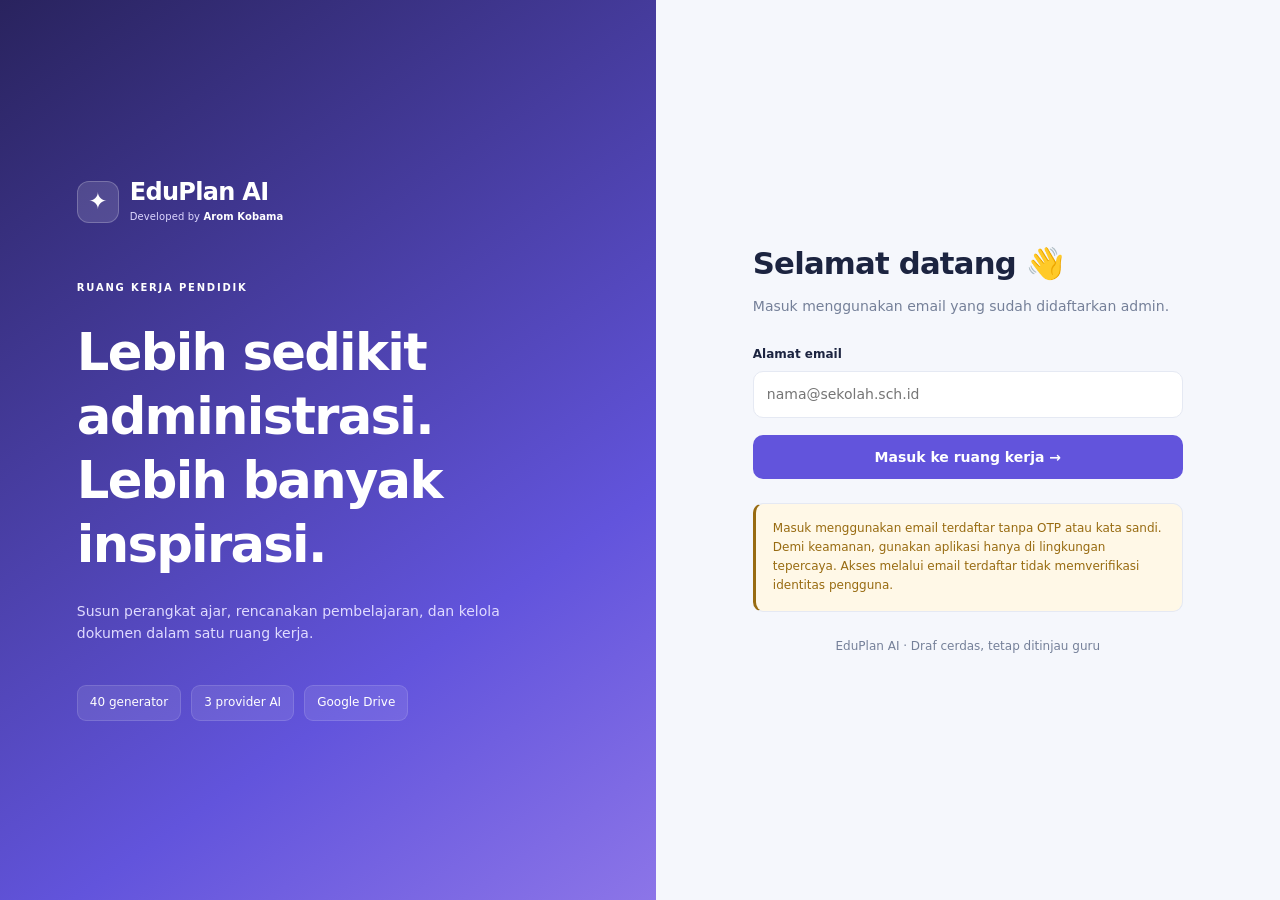
<file: index.html>
<!doctype html>
<html lang="id">
<head>
  <meta charset="utf-8">
  <meta name="viewport" content="width=device-width, initial-scale=1">
  <meta name="theme-color" content="#6254dc">
  <meta name="description" content="EduPlan AI — ruang kerja perangkat ajar guru.">
  <meta name="referrer" content="strict-origin-when-cross-origin">
  
  
 
  <title>EduPlan AI | Ruang Kerja Guru</title>
  
  
  
<!-- =====================================================
     PRATINJAU TAUTAN — WHATSAPP DAN MEDIA SOSIAL
     ===================================================== -->

<!-- Identitas situs -->
<meta property="og:locale" content="id_ID">
<meta property="og:type" content="website">
<meta property="og:site_name" content="EduPlan AI">

<!-- Judul dan deskripsi -->
<meta property="og:title" content="EduPlan AI | Ruang Kerja Guru">
<meta
  property="og:description"
  content="Lebih sedikit administrasi, lebih banyak inspirasi. Susun draf perangkat ajar, rencanakan pembelajaran, dan kelola dokumen dalam satu ruang kerja."
>

<!-- URL halaman: disesuaikan dengan domain kustom baru -->
<meta property="og:url" content="https://eduplan.moljeh.web.id/">

<!-- Gambar pratinjau: pastikan merujuk ke domain baru -->
<meta property="og:image" content="https://eduplan.moljeh.web.id/asset/logo.png">
<meta property="og:image:type" content="image/png">
<meta property="og:image:alt" content="Logo EduPlan AI">

<!-- =====================================================
     KARTU BERBAGI — X / TWITTER
     ===================================================== -->

<meta name="twitter:card" content="summary_large_image">
<meta name="twitter:title" content="EduPlan AI | Ruang Kerja Guru">
<meta
  name="twitter:description"
  content="Susun draf perangkat ajar, rencanakan pembelajaran, dan kelola dokumen dalam satu ruang kerja."
>
<!-- Gambar pratinjau Twitter: pastikan merujuk ke domain baru -->
<meta name="twitter:image" content="https://eduplan.moljeh.web.id/asset/logo.png">
<meta name="twitter:image:alt" content="Logo EduPlan AI">

<title>EduPlan AI | Ruang Kerja Guru</title>

<!-- Favicon dari folder asset -->
<link rel="icon" type="image/png" href="./asset/logo.png">



<link rel="manifest" href="./manifest.webmanifest">
  <link rel="apple-touch-icon" href="./asset/icon-192.png">

  <link rel="stylesheet" href="./style.css">
  <script src="./app.js" defer></script>
  <script src="./pwa.js" defer></script>
  <link rel="stylesheet" href="./pwa-banner.css">
</head>

<body>
  <a class="skip-link" href="#content">Lewati ke konten</a>
  <div id="app"></div>
  <div id="toast" class="toast" role="status" aria-live="polite" hidden></div>
  <div id="loading" class="loading" role="status" aria-live="polite" hidden>
    <div class="loading-card">
      <div class="spinner" aria-hidden="true"></div>
      <p id="loading-message">Memproses...</p>
      <small class="muted">Mohon tunggu dan jangan mengirim ulang permintaan.</small>
    </div>
  </div>
  <noscript>
    <div class="notice">Aktifkan JavaScript untuk menggunakan EduPlan AI.</div>
  </noscript>
</body>
</html>
</file>
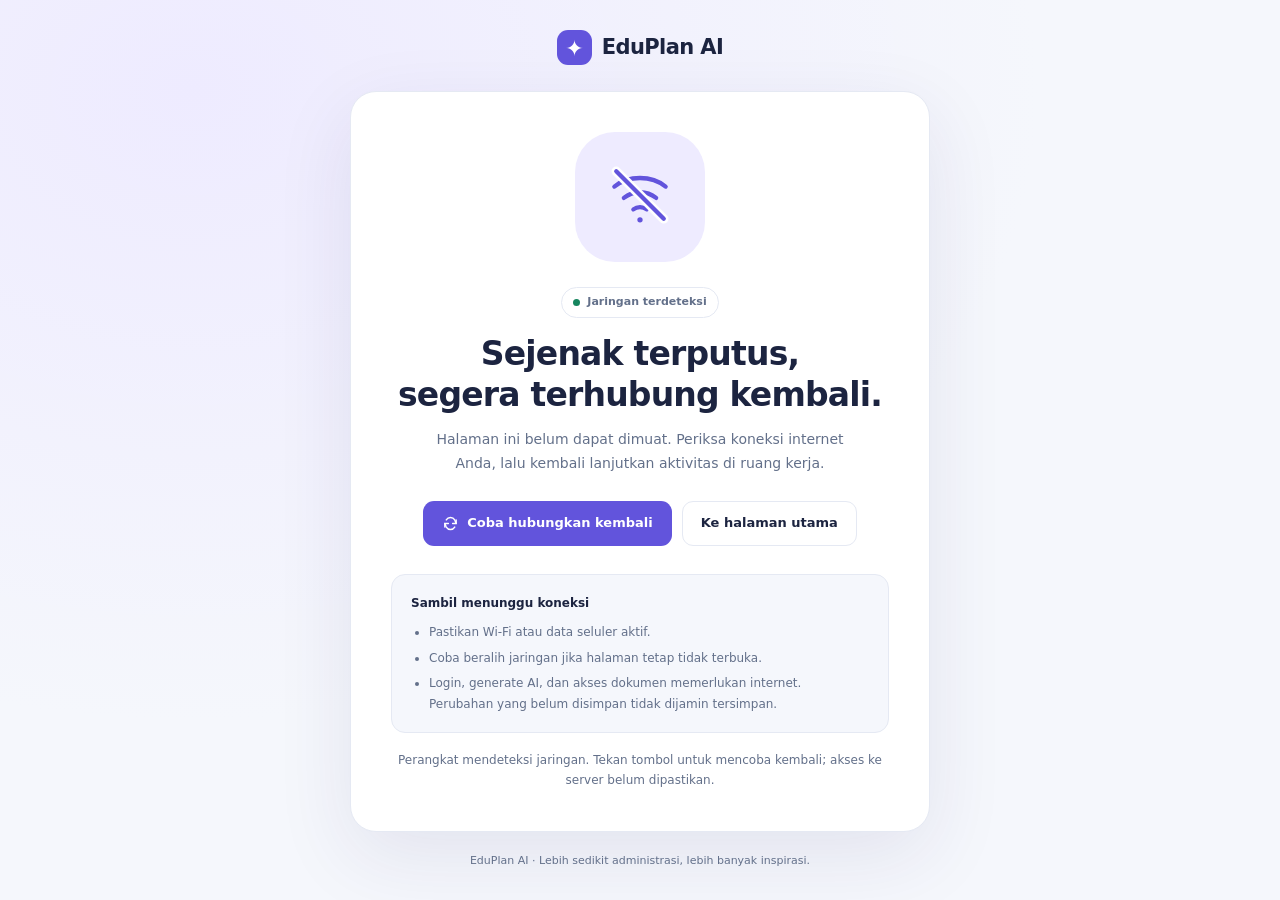
<file: offline.html>
<!doctype html>
<html lang="id">
<head>
  <meta charset="utf-8">
  <meta name="viewport" content="width=device-width, initial-scale=1">
  <meta name="theme-color" content="#6254dc">
  <title>Koneksi terputus | EduPlan AI</title>
  
  
  <!-- Favicon dari folder asset -->
<link rel="icon" type="image/png" href="./asset/logo.png">
  
  
  
  <!-- Semua aset halaman ini tertanam agar tetap tampil tanpa internet. -->
  <script>
    try {
      document.documentElement.dataset.theme = localStorage.getItem('eduplan-theme') || 'light';
    } catch (_) {}
  </script>
  <style>
    :root { color-scheme:light; --bg:#f5f7fc; --surface:#fff; --text:#1c2440; --muted:#63708a; --line:#e5e9f3; --primary:#6254dc; --soft:#eeebff; --shadow:0 24px 80px rgba(45,38,105,.09); }
    [data-theme="dark"] { color-scheme:dark; --bg:#101523; --surface:#1a2134; --text:#edf0ff; --muted:#a0abc4; --line:#303a52; --primary:#a598ff; --soft:#322c53; --shadow:0 24px 80px rgba(0,0,0,.2); }
    * { box-sizing:border-box; }
    body { margin:0; min-height:100vh; min-height:100svh; display:grid; place-items:center; padding:28px 20px; background:radial-gradient(ellipse at 15% 10%,var(--soft),transparent 55%),var(--bg); color:var(--text); font:14px/1.7 system-ui,-apple-system,BlinkMacSystemFont,"Segoe UI",sans-serif; }
    .page { width:100%; max-width:580px; }
    .brand { display:flex; align-items:center; justify-content:center; gap:10px; margin-bottom:26px; font-size:21px; font-weight:800; letter-spacing:-.6px; }
    .brand-mark { display:grid; place-items:center; width:35px; height:35px; border-radius:11px; background:#6254dc; color:#fff; font-size:22px; }
    .card { padding:40px; border:1px solid var(--line); border-radius:26px; background:var(--surface); box-shadow:var(--shadow); text-align:center; }
    .illustration { position:relative; display:grid; place-items:center; width:130px; height:130px; margin:0 auto 25px; border-radius:40px; background:var(--soft); color:var(--primary); }
    .illustration svg { width:76px; height:76px; }
    .status { display:inline-flex; align-items:center; justify-content:center; gap:7px; margin-bottom:15px; padding:5px 11px; border:1px solid var(--line); border-radius:99px; color:var(--muted); font-size:11px; font-weight:650; }
    .dot { width:7px; height:7px; border-radius:50%; background:#b98326; }
    .status[data-online="true"] .dot { background:#16855e; }
    h1 { margin:0 0 13px; font-size:clamp(25px,5vw,33px); line-height:1.25; letter-spacing:-.8px; }
    .intro { max-width:410px; margin:0 auto 25px; color:var(--muted); font-size:14px; }
    .actions { display:flex; flex-wrap:wrap; align-items:center; justify-content:center; gap:10px; }
    .btn { display:inline-flex; align-items:center; justify-content:center; gap:8px; min-height:45px; padding:11px 18px; border:1px solid var(--line); border-radius:11px; color:var(--text); background:var(--surface); font:650 13px/1.4 system-ui,sans-serif; text-decoration:none; cursor:pointer; }
    .btn-primary { border-color:transparent; background:var(--primary); color:#fff; }
    [data-theme="dark"] .btn-primary { color:#1c183a; }
    .btn svg { width:17px; height:17px; }
    .btn:hover { filter:brightness(.97); }
    :focus-visible { outline:3px solid var(--primary); outline-offset:4px; }
    .tips { margin-top:28px; padding:18px 19px; border:1px solid var(--line); border-radius:14px; background:var(--bg); text-align:left; }
    .tips h2 { margin:0 0 9px; font-size:12px; font-weight:750; }
    .tips ul { margin:0; padding-left:18px; color:var(--muted); font-size:12px; }
    .tips li + li { margin-top:5px; }
    .connection { margin:17px 0 0; color:var(--muted); font-size:12px; }
    .footer { margin:20px 0 0; color:var(--muted); font-size:11px; text-align:center; }
    @media(max-width:480px) { body { padding:24px 16px; } .card { padding:29px 22px; border-radius:21px; } .illustration { width:110px; height:110px; border-radius:32px; } .actions { flex-direction:column; } .btn { width:100%; } }
  </style>
</head>
<body>
  <div class="page">
    <header class="brand" aria-label="EduPlan AI"><span class="brand-mark" aria-hidden="true">✦</span><span>EduPlan AI</span></header>
    <main class="card">
      <div class="illustration" aria-hidden="true">
        <svg viewBox="0 0 80 80" fill="none" stroke="currentColor" stroke-width="4.5" stroke-linecap="round" stroke-linejoin="round">
          <path d="M13 29c15-12 39-12 54 0M23 41c10-8 24-8 34 0M33 53c4-3 10-3 14 0"/>
          <circle cx="40" cy="64" r="2.8" fill="currentColor" stroke="none"/>
          <path d="m15 13 50 50" stroke="var(--surface)" stroke-width="10"/>
          <path d="m15 13 50 50"/>
        </svg>
      </div>
      <div class="status" id="status"><span class="dot" aria-hidden="true"></span><span id="status-label">Halaman offline</span></div>
      <h1>Sejenak terputus,<br>segera terhubung kembali.</h1>
      <p class="intro">Halaman ini belum dapat dimuat. Periksa koneksi internet Anda, lalu kembali lanjutkan aktivitas di ruang kerja.</p>
      <div class="actions">
        <button class="btn btn-primary" id="retry" type="button">
          <svg viewBox="0 0 24 24" fill="none" stroke="currentColor" stroke-width="2" stroke-linecap="round" stroke-linejoin="round" aria-hidden="true"><path d="M20 7v5h-5M4 17v-5h5"/><path d="M6 7a7 7 0 0 1 12 0l2 5M4 12l2 5a7 7 0 0 0 12 0"/></svg>
          Coba hubungkan kembali
        </button>
        <a class="btn" href="./">Ke halaman utama</a>
      </div>
      <section class="tips" aria-labelledby="tips-title">
        <h2 id="tips-title">Sambil menunggu koneksi</h2>
        <ul>
          <li>Pastikan Wi-Fi atau data seluler aktif.</li>
          <li>Coba beralih jaringan jika halaman tetap tidak terbuka.</li>
          <li>Login, generate AI, dan akses dokumen memerlukan internet. Perubahan yang belum disimpan tidak dijamin tersimpan.</li>
        </ul>
      </section>
      <p class="connection" id="connection" role="status" aria-live="polite">Periksa koneksi, lalu tekan tombol di atas.</p>
    </main>
    <footer class="footer">EduPlan AI · Lebih sedikit administrasi, lebih banyak inspirasi.</footer>
  </div>
  <script>
    (() => {
      const status = document.getElementById('status');
      const label = document.getElementById('status-label');
      const connection = document.getElementById('connection');
      function updateConnection() {
        const online = navigator.onLine;
        status.dataset.online = String(online);
        label.textContent = online ? 'Jaringan terdeteksi' : 'Perangkat sedang offline';
        connection.textContent = online
          ? 'Perangkat mendeteksi jaringan. Tekan tombol untuk mencoba kembali; akses ke server belum dipastikan.'
          : 'Belum ada jaringan yang terdeteksi. Aktifkan Wi-Fi atau data seluler.';
      }
      document.getElementById('retry').addEventListener('click', () => window.location.reload());
      window.addEventListener('online', updateConnection);
      window.addEventListener('offline', updateConnection);
      updateConnection();
    })();
  </script>
</body>
</html>
</file>
<file: style.css>
/* ============================================================
EDUPLAN AI — Stylesheet asli, digabung tanpa desain ulang
01 Tokens 02 Base 03 Forms 04 Components 05 Layout
06 Login 07 Content 08 Feedback 09 Responsive
10 Brand 11 Avatar 12 Login Brand 13 Reference 14 Notifications
============================================================ */
/* 01. Design tokens */
:root {
  color-scheme:light;
  --bg:#f5f7fc;
  --surface:#ffffff;
  --surface-alt:#f9faff;
  --text:#1c2440;
  --muted:#758099;
  --line:#e5e9f3;
  --primary:#6254dc;
  --primary-hover:#5144c7;
  --primary-soft:#eeebff;
  --success:#16855e;
  --success-soft:#e7f6ef;
  --danger:#c63e5c;
  --danger-soft:#ffedf1;
  --warning:#986b11;
  --warning-soft:#fff8e7;
  --radius:18px;
  --shadow:0 8px 30px rgba(32,39,81,.035);
  --sidebar:258px;
}
[data-theme="dark"] {
  color-scheme:dark;
  --bg:#101523;
  --surface:#1a2134;
  --surface-alt:#20283c;
  --text:#edf0ff;
  --muted:#a0abc4;
  --line:#303a52;
  --primary:#a598ff;
  --primary-hover:#b9afff;
  --primary-soft:#322c53;
  --success:#6cddb0;
  --success-soft:#183b32;
  --danger:#ff9aad;
  --danger-soft:#492638;
  --warning:#f0c876;
  --warning-soft:#3c3426;
}
/* 02. Base */
* {
  box-sizing:border-box;
}
[hidden] {
  display:none !important;
}
body {
  margin:0;
  background:var(--bg);
  color:var(--text);
  font:14px/1.6 system-ui,-apple-system,BlinkMacSystemFont,"Segoe UI",sans-serif;
}
body.menu-open {
  overflow:hidden;
}
a {
  color:var(--primary);
}
button,input,textarea,select {
  font:inherit;
}
button,a,input,select,textarea {
  -webkit-tap-highlight-color:transparent;
}
button {
  cursor:pointer;
}
button:disabled {
  cursor:not-allowed;
  opacity:.55;
}
:focus-visible {
  outline:3px solid var(--primary);
  outline-offset:3px;
}
h1,h2,h3,p {
  margin-top:0;
}
h1 {
  margin-bottom:8px;
  font-size:clamp(24px,2.4vw,32px);
  line-height:1.25;
  letter-spacing:-.8px;
}
h2 {
  font-size:18px;
  line-height:1.4;
}
h3 {
  font-size:15px;
}
p {
  margin-bottom:16px;
}
small {
  font-size:12px;
}
.muted {
  color:var(--muted);
}
.mb-0 {
  margin-bottom:0;
}
.mb-20 {
  margin-bottom:20px;
}
.mt-20 {
  margin-top:20px;
}
.full {
  width:100%;
}
.skip-link {
  position:fixed;
  left:12px;
  top:-100px;
  z-index:200;
  padding:12px;
  background:var(--surface);
}
.skip-link:focus {
  top:12px;
}
/* 03. Forms */
.field {
  display:grid;
  gap:7px;
  margin-bottom:17px;
  min-width:0;
}
.field>span,.field>label {
  font-size:12px;
  font-weight:650;
}
input,select,textarea {
  width:100%;
  min-height:44px;
  padding:11px 13px;
  border:1px solid var(--line);
  border-radius:10px;
  color:var(--text);
  background:var(--surface);
}
input:focus,select:focus,textarea:focus {
  border-color:var(--primary);
}
input:disabled {
  background:var(--surface-alt);
  color:var(--muted);
}
textarea {
  min-height:125px;
  resize:vertical;
}
textarea.editor {
  min-height:560px;
  line-height:1.9;
  font-family:ui-monospace,monospace;
}
.check {
  display:flex;
  align-items:center;
  gap:9px;
  margin:12px 0;
  font-size:13px;
}
.check input {
  width:17px;
  min-height:17px;
  height:17px;
  accent-color:var(--primary);
}
.form-grid {
  display:grid;
  grid-template-columns:1fr 1fr;
  column-gap:20px;
}
.span-2 {
  grid-column:1/-1;
}
/* 04. Components */
.btn {
  display:inline-flex;
  align-items:center;
  justify-content:center;
  gap:8px;
  min-height:42px;
  padding:10px 16px;
  border:1px solid transparent;
  border-radius:10px;
  background:var(--primary-soft);
  color:var(--primary);
  font-weight:600;
  text-decoration:none;
  transition:background .15s,transform .15s;
}
.btn:hover {
  transform:translateY(-1px);
}
.btn-primary {
  background:var(--primary);
  color:#fff;
}
[data-theme="dark"] .btn-primary {
  color:#1c183a;
}
.btn-primary:hover {
  background:var(--primary-hover);
}
.btn-outline {
  border-color:var(--line);
  background:var(--surface);
  color:var(--text);
}
.btn-danger {
  background:var(--danger-soft);
  color:var(--danger);
}
.btn-small {
  min-height:34px;
  padding:7px 11px;
  font-size:12px;
}
.btn-icon {
  min-width:40px;
  padding:8px;
}
.card {
  padding:24px;
  background:var(--surface);
  border:1px solid var(--line);
  border-radius:var(--radius);
  box-shadow:var(--shadow);
}
.stack {
  display:grid;
  gap:20px;
}
.grid {
  display:grid;
  grid-template-columns:repeat(3,minmax(0,1fr));
  gap:18px;
}
.row {
  display:flex;
  align-items:center;
  gap:10px;
  flex-wrap:wrap;
}
.between {
  justify-content:space-between;
}
.badge {
  display:inline-flex;
  align-items:center;
  padding:4px 9px;
  border-radius:7px;
  background:var(--primary-soft);
  color:var(--primary);
  font-size:11px;
  font-weight:650;
}
.badge-success {
  background:var(--success-soft);
  color:var(--success);
}
.badge-danger {
  background:var(--danger-soft);
  color:var(--danger);
}
.notice {
  padding:15px 17px;
  border:1px solid var(--line);
  border-left:3px solid var(--warning);
  border-radius:10px;
  background:var(--warning-soft);
  color:var(--warning);
  font-size:13px;
}
.empty {
  padding:60px 20px;
  text-align:center;
  color:var(--muted);
}
.empty-icon {
  font-size:40px;
  margin-bottom:12px;
}
.section-title {
  margin-bottom:18px;
}
/* 05. App layout */
.sidebar {
  position:fixed;
  inset:0 auto 0 0;
  z-index:40;
  width:var(--sidebar);
  padding:27px 17px 20px;
  overflow-y:auto;
  background:var(--surface);
  border-right:1px solid var(--line);
}
.brand {
  display:flex;
  align-items:center;
  gap:10px;
  color:var(--text);
  font-size:23px;
  font-weight:800;
  letter-spacing:-.8px;
}
.brand-mark {
  width:37px;
  height:37px;
  display:grid;
  place-items:center;
  background:var(--primary);
  color:white;
  border-radius:11px;
}
.brand-ai {
  color:var(--primary);
}
.sidebar .brand {
  padding:0 10px 24px;
}
.nav-title {
  padding:21px 13px 7px;
  font-size:10px;
  letter-spacing:1.5px;
  color:var(--muted);
}
.nav-item {
  width:100%;
  display:flex;
  align-items:center;
  gap:11px;
  margin:4px 0;
  padding:11px 14px;
  border:none;
  border-radius:10px;
  background:none;
  color:var(--muted);
  text-align:left;
}
.nav-item:hover,.nav-item.active {
  background:var(--primary-soft);
  color:var(--primary);
}
.nav-item.active {
  font-weight:700;
}
.nav-icon {
  width:20px;
  text-align:center;
  font-size:17px;
}
.sidebar-footer {
  margin-top:20px;
  padding:13px;
  border:1px solid var(--line);
  border-radius:12px;
  font-size:12px;
  color:var(--muted);
}
.main {
  margin-left:var(--sidebar);
  padding:25px 34px 50px;
}
.topbar {
  display:flex;
  align-items:center;
  justify-content:space-between;
  gap:15px;
  margin-bottom:30px;
}
.breadcrumb {
  font-size:12px;
  color:var(--muted);
}
.user-chip {
  display:flex;
  align-items:center;
  gap:10px;
}
.avatar {
  width:36px;
  height:36px;
  display:grid;
  place-items:center;
  background:var(--primary-soft);
  color:var(--primary);
  border-radius:50%;
  font-weight:700;
}
.user-chip small {
  display:block;
  color:var(--muted);
}
.content {
  max-width:1450px;
  margin:0 auto;
}
.page-head {
  margin-bottom:24px;
}
.page-head p {
  color:var(--muted);
  margin-bottom:0;
}
.mobile-only {
  display:none;
}
.backdrop {
  display:none;
}
/* 06. Login */
.login {
  min-height:100vh;
  display:grid;
  grid-template-columns:1.05fr 1fr;
}
.login-hero {
  display:flex;
  flex-direction:column;
  justify-content:center;
  padding:70px clamp(30px,6vw,100px);
  background:linear-gradient(145deg,#29235e,#6254dc 70%,#8c75e8);
  color:white;
}
.login-hero .brand {
  color:white;
  margin-bottom:65px;
}
.login-hero h1 {
  max-width:600px;
  margin:24px 0;
  font-size:clamp(32px,4vw,56px);
  letter-spacing:-1.7px;
}
.login-hero p {
  max-width:470px;
  color:#e0dbff;
}
.login-points {
  display:flex;
  flex-wrap:wrap;
  gap:10px;
  margin-top:25px;
}
.login-points span {
  padding:7px 12px;
  background:#ffffff18;
  border:1px solid #ffffff20;
  border-radius:9px;
  font-size:12px;
}
.login-panel {
  display:flex;
  align-items:center;
  justify-content:center;
  padding:32px;
}
.login-box {
  width:100%;
  max-width:430px;
}
.login-box h1 {
  margin-bottom:12px;
}
.login-box form {
  margin-top:28px;
}
.login-box .notice {
  margin-top:24px;
  font-size:12px;
}
.login-footer {
  margin-top:25px;
  color:var(--muted);
  text-align:center;
  font-size:12px;
}
/* 07. Page content */
.hero {
  position:relative;
  overflow:hidden;
  background:linear-gradient(110deg,#5142bc,#7f69e3);
  color:white;
  padding:32px;
  border-radius:20px;
}
.hero h1 {
  margin-top:12px;
  max-width:750px;
}
.hero p {
  color:#e6e0ff;
  max-width:680px;
}
.hero .btn {
  background:white;
  color:#5846c3;
}
.eyebrow {
  font-size:10px;
  letter-spacing:1.8px;
  font-weight:700;
}
.stat-label {
  color:var(--muted);
  font-size:12px;
}
.stat-number {
  font-size:32px;
  font-weight:800;
  letter-spacing:-1px;
  margin-top:10px;
}
.tile {
  position:relative;
  width:100%;
  color:var(--text);
  text-align:left;
  transition:transform .2s,border-color .2s;
}
.tile:hover {
  transform:translateY(-3px);
  border-color:var(--primary);
}
.tile-icon {
  display:grid;
  place-items:center;
  width:43px;
  height:43px;
  background:var(--primary-soft);
  color:var(--primary);
  border-radius:13px;
  font-size:23px;
  margin-bottom:17px;
}
.tile h2 {
  margin-bottom:8px;
}
.tile p {
  min-height:42px;
  color:var(--muted);
  font-size:13px;
}
.tile-link {
  color:var(--primary);
  font-weight:600;
  font-size:12px;
}
.toolbar {
  display:flex;
  align-items:center;
  gap:12px;
  flex-wrap:wrap;
}
.toolbar input {
  flex:1;
  min-width:180px;
}
.toolbar select {
  width:auto;
  min-width:160px;
}
.table-wrap {
  overflow-x:auto;
}
table {
  width:100%;
  border-collapse:collapse;
  font-size:13px;
}
th,td {
  padding:15px 12px;
  border-bottom:1px solid var(--line);
  text-align:left;
  vertical-align:middle;
}
th {
  font-weight:600;
  color:var(--muted);
  background:var(--surface-alt);
  white-space:nowrap;
  font-size:11px;
}
tbody tr:last-child td {
  border-bottom:0;
}
.doc-title {
  min-width:220px;
  max-width:420px;
  overflow-wrap:anywhere;
}
.nowrap {
  white-space:nowrap;
}
.actions {
  display:flex;
  flex-wrap:wrap;
  gap:6px;
  min-width:150px;
}
.pager {
  padding-top:15px;
}
.editor-title {
  font-size:18px;
  font-weight:650;
}
.provider-grid {
  display:grid;
  grid-template-columns:repeat(3,minmax(0,1fr));
  gap:18px;
}
.help-list {
  padding-left:22px;
}
.help-list li {
  margin-bottom:10px;
}
/* 08. Feedback */
.toast {
  position:fixed;
  z-index:110;
  bottom:24px;
  right:24px;
  max-width:min(540px,calc(100vw - 32px));
  padding:16px 20px;
  background:#202943;
  color:#fff;
  border-radius:12px;
  box-shadow:0 10px 35px #0002;
  white-space:pre-wrap;
}
.toast.error {
  background:#8a2940;
}
.loading {
  position:fixed;
  inset:0;
  z-index:100;
  display:grid;
  place-items:center;
  padding:20px;
  background:#11172c70;
  backdrop-filter:blur(3px);
}
.loading-card {
  max-width:450px;
  background:var(--surface);
  border-radius:18px;
  padding:30px;
  text-align:center;
}
.spinner {
  width:34px;
  height:34px;
  border-radius:50%;
  border:3px solid var(--line);
  border-top-color:var(--primary);
  animation:spin 1s linear infinite;
  margin:0 auto 20px;
}
@keyframes spin {
  to {
    transform:rotate(360deg);
  }
}
/* 09. Responsive */
@media(min-width:1600px) {
  .main {
    padding-left:50px;
    padding-right:50px;
  }
}
@media(max-width:1120px) {
  .grid,.provider-grid {
    grid-template-columns:repeat(2,minmax(0,1fr));
  }
  .main {
    padding:24px;
  }
  :root {
    --sidebar:235px;
  }
}
@media(max-width:760px) {
  .mobile-only {
    display:inline-flex;
  }
  .sidebar {
    transform:translateX(-100%);
    transition:transform .2s;
    width:258px;
  }
  body.menu-open .sidebar {
    transform:translateX(0);
  }
  body.menu-open .backdrop {
    display:block;
    position:fixed;
    inset:0;
    background:#0c122566;
    z-index:35;
    border:0;
  }
  .main {
    margin-left:0;
    padding:18px 16px 35px;
  }
  .topbar {
    margin-bottom:24px;
  }
  .user-chip .user-label {
    display:none;
  }
  .grid,.provider-grid,.form-grid {
    grid-template-columns:1fr;
  }
  .card {
    padding:19px;
  }
  .hero {
    padding:24px;
  }
  .login {
    grid-template-columns:1fr;
  }
  .login-hero {
    padding:32px 26px;
  }
  .login-hero .brand {
    margin-bottom:10px;
  }
  .login-hero h1 {
    font-size:30px;
    margin:18px 0;
  }
  .login-points {
    margin-top:8px;
  }
  .login-panel {
    padding:32px 23px;
  }
  .toolbar select {
    width:100%;
  }
  .breadcrumb {
    max-width:185px;
    overflow:hidden;
    white-space:nowrap;
    text-overflow:ellipsis;
  }

textarea.editor {
    min-height:440px;
    font-size:13px;
  }

  /* KODE BARU: Tabel menjadi kartu di HP */
  .table-wrap table, 
  .table-wrap thead, 
  .table-wrap tbody, 
  .table-wrap tr, 
  .table-wrap td {
    display: block;
    width: 100%;
  }
  .table-wrap thead {
    display: none;
  }
  .table-wrap tr {
    margin-bottom: 16px;
    border: 1px solid var(--line);
    border-radius: 12px;
    padding: 14px;
    background: var(--surface);
    box-shadow: 0 2px 10px rgba(0,0,0,0.02);
  }
  .table-wrap td {
    border-bottom: none;
    padding: 6px 0;
  }
  .table-wrap td.doc-title {
    max-width: 100%;
    white-space: normal;
  }
  .table-wrap td:last-child {
    border-top: 1px dashed var(--line);
    margin-top: 10px;
    padding-top: 14px;
    display: flex;
    justify-content: flex-start;
  }
}

@media(prefers-reduced-motion:reduce) {


  *,*::before,*::after {
    transition:none !important;
    animation-duration:.01ms !important;
  }
}
/* 10. Identitas aplikasi dan kredit pengembang */
.sidebar .brand-block {
  display:flex;
  align-items:center;
  gap:10px;
  padding:0 10px 24px;
}
.sidebar .brand-block .brand-mark {
  flex:0 0 auto;
  width:38px;
  height:38px;
  display:grid;
  place-items:center;
  background:var(--primary);
  color:#fff;
  border-radius:11px;
  font-size:20px;
  line-height:1;
}
.sidebar .brand-block .brand-text {
  display:flex;
  flex-direction:column;
  align-items:flex-start;
  justify-content:center;
  gap:2px;
  min-width:0;
}
.sidebar .brand-block .brand-name {
  display:block;
  margin:0;
  padding:0;
  color:var(--text);
  font-size:22px;
  font-weight:800;
  line-height:1.05;
  letter-spacing:-0.8px;
  white-space:nowrap;
}
.sidebar .brand-block .brand-ai {
  color:var(--primary);
}
.sidebar .developer-credit {
  display:block;
  margin:0;
  padding:0;
  color:var(--muted);
  font-size:10px;
  font-weight:400;
  line-height:1.2;
  letter-spacing:0.1px;
  text-decoration:none;
  white-space:nowrap;
}
.sidebar .developer-credit span {
  color:var(--primary);
  font-weight:600;
}
.sidebar .developer-credit:hover span {
  text-decoration:underline;
  text-underline-offset:3px;
}
.sidebar .developer-credit:focus-visible {
  outline:2px solid var(--primary);
  outline-offset:3px;
  border-radius:3px;
}
/* 11. Avatar administrator dan guru */
.role-avatar {
  position:relative;
  display:grid;
  place-items:center;
  flex:0 0 42px;
  width:42px;
  height:42px;
  overflow:hidden;
  border:1px solid rgba(255,255,255,0.35);
  border-radius:14px;
  color:#fff;
}
.role-avatar::before {
  content:"";
  position:absolute;
  inset:0;
  background:linear-gradient(135deg,rgba(255,255,255,0.2),transparent 65%);
  pointer-events:none;
}
.role-avatar svg {
  position:relative;
  width:25px;
  height:25px;
}
.role-avatar-admin {
  background:linear-gradient(135deg,#7864ee,#5140bd);
  box-shadow:0 5px 13px rgba(98,84,220,0.2);
}
.role-avatar-teacher {
  background:linear-gradient(135deg,#20b5bc,#087d93);
  box-shadow:0 5px 13px rgba(8,125,147,0.18);
}
.topbar .user-chip {
  gap:10px;
}
.topbar .user-label {
  line-height:1.35;
}
.topbar .user-label>span {
  display:block;
  font-size:13px;
  font-weight:650;
}
.topbar .user-label>small {
  margin-top:3px;
  font-size:11px;
  color:var(--muted);
}
[data-theme="dark"] .role-avatar {
  border-color:rgba(255,255,255,0.14);
}
@media(max-width:760px) {
  .role-avatar {
    flex-basis:38px;
    width:38px;
    height:38px;
    border-radius:12px;
  }
  .role-avatar svg {
    width:23px;
    height:23px;
  }
}
/* 12. Identitas dan kredit pada login */
.login-hero .login-brand {
  display:flex;
  align-items:center;
  gap:11px;
  margin-bottom:56px;
}
.login-hero .login-brand .brand-mark {
  display:grid;
  place-items:center;
  flex:0 0 42px;
  width:42px;
  height:42px;
  border:1px solid rgba(255,255,255,0.22);
  border-radius:12px;
  background:rgba(255,255,255,0.13);
  color:#fff;
  font-size:23px;
  line-height:1;
}
.login-hero .login-brand-text {
  display:flex;
  flex-direction:column;
  align-items:flex-start;
  gap:4px;
  min-width:0;
}
.login-hero .login-brand-name {
  margin:0;
  color:#fff;
  font-size:24px;
  font-weight:800;
  line-height:1.1;
  letter-spacing:-0.7px;
}
.login-hero .login-developer-credit {
  display:inline-block;
  margin:0;
  padding:0;
  color:#ded8ff;
  font-size:10px;
  font-weight:400;
  line-height:1.4;
  letter-spacing:0.1px;
  text-decoration:none;
}
.login-hero .login-developer-credit span {
  color:#fff;
  font-weight:600;
}
.login-hero .login-developer-credit:hover span {
  text-decoration:underline;
  text-underline-offset:3px;
}
.login-hero .login-developer-credit:focus-visible {
  outline:2px solid #fff;
  outline-offset:4px;
  border-radius:3px;
}
@media(max-width:760px) {
  .login-hero .login-brand {
    margin-bottom:26px;
  }
  .login-hero .login-brand-name {
    font-size:22px;
  }
}
/* 13. Kolom rujukan dan contoh isian */
form[data-form="generate"] textarea[name="reference"] {
  box-sizing:border-box;
  display:block;
  width:100%;
  min-width:0;
  min-height:320px;
  padding:14px 16px;
  font-family:inherit;
  font-size:13px;
  line-height:1.7;
  resize:vertical;
}
form[data-form="generate"] textarea[name="reference"]::placeholder {
  color:var(--muted,#64748b);
  opacity:1;
}
form[data-form="generate"] textarea[name="reference"]:focus-visible {
  outline:2px solid var(--primary,#6254dc);
  outline-offset:2px;
}
form[data-form="generate"] textarea[name="reference"] {
  margin-bottom:0;
}
@media(max-width:760px) {
  form[data-form="generate"] textarea[name="reference"] {
    min-height:360px;
    padding:12px 14px;
    font-size:16px;
    line-height:1.65;
  }
}
/* 14. NOTIFIKASI MODERN ASLI — sebelumnya notification-ui.css */
.edu-toast-stack {
  position: fixed;
  top: 22px;
  right: 22px;
  z-index: 1200;
  display: grid;
  gap: 12px;
  width: min(420px, calc(100vw - 32px));
  max-height: calc(100dvh - 44px);
  overflow-y: auto;
  pointer-events: none;
}
.edu-toast {
  --accent: #16855e;
  position: relative;
  display: grid;
  grid-template-columns: 38px 1fr 28px;
  gap: 12px;
  padding: 18px 16px 21px;
  overflow: hidden;
  pointer-events: auto;
  background: var(--surface, #fff);
  color: var(--text, #1c2440);
  border: 1px solid var(--line, #e5e9f3);
  border-left: 4px solid var(--accent);
  border-radius: 15px;
  box-shadow: 0 12px 40px #1724471f;
  animation: edu-toast-enter .23s ease both;
}
.edu-toast[data-type="error"] {
  --accent: #d34765;
}
.edu-toast[data-type="info"] {
  --accent: #6254dc;
}
.edu-toast[data-type="warning"] {
  --accent: #bc851d;
}
.edu-toast-icon, .edu-dialog-icon {
  display: grid;
  place-items: center;
  width: 38px;
  height: 38px;
  border-radius: 12px;
  background: var(--primary-soft, #eeebff);
  color: var(--accent, #6254dc);
  font-size: 20px;
  font-weight: 700;
}
.edu-toast-title {
  margin: 0 0 3px;
  font-size: 14px;
  font-weight: 750;
}
.edu-toast-message {
  margin: 0;
  font-size: 13px;
  line-height: 1.65;
  overflow-wrap: anywhere;
  white-space: pre-wrap;
  color: var(--muted, #758099);
}
.edu-icon-button {
  display: grid;
  place-items: center;
  width: 28px;
  height: 28px;
  padding: 0;
  border: 0;
  border-radius: 8px;
  background: transparent;
  color: var(--muted, #758099);
  font: inherit;
  font-size: 20px;
  cursor: pointer;
}
.edu-icon-button:hover {
  background: var(--primary-soft, #eeebff);
}
.edu-toast-progress {
  position: absolute;
  left: 0;
  right: 0;
  bottom: 0;
  height: 3px;
  background: var(--accent);
  transform-origin: left;
  animation: edu-toast-progress var(--duration, 6000ms) linear forwards;
}
.edu-toast:hover .edu-toast-progress {
  animation-play-state: paused;
}
.edu-dialog {
  width: min(460px, calc(100vw - 32px));
  max-height: calc(100dvh - 40px);
  margin: auto;
  padding: 0;
  overflow-y: auto;
  border: 1px solid var(--line, #e5e9f3);
  border-radius: 22px;
  background: var(--surface, #fff);
  color: var(--text, #1c2440);
  box-shadow: 0 30px 100px #10172c44;
}
.edu-dialog::backdrop {
  background: #0f173373;
  backdrop-filter: blur(5px);
}
.edu-dialog[open] {
  animation: edu-dialog-enter .2s ease both;
}
.edu-dialog-body {
  padding: 27px 27px 22px;
}
.edu-dialog-top {
  display: flex;
  align-items: flex-start;
  justify-content: space-between;
  margin-bottom: 19px;
}
.edu-dialog-icon {
  width: 48px;
  height: 48px;
  font-size: 24px;
  border-radius: 15px;
}
.edu-dialog[data-danger="true"] .edu-dialog-icon {
  background: var(--danger-soft, #ffedf1);
  color: var(--danger, #c63e5c);
}
.edu-dialog h2 {
  margin: 0 0 10px;
  font: 750 21px/1.35 system-ui, sans-serif;
  letter-spacing: -.4px;
}
.edu-dialog p {
  margin: 0;
  color: var(--muted, #758099);
  font-size: 14px;
  line-height: 1.8;
  white-space: pre-wrap;
  overflow-wrap: anywhere;
}
.edu-dialog-footer {
  display: flex;
  justify-content: flex-end;
  gap: 10px;
  padding: 18px 27px;
  background: var(--surface-alt, #f9faff);
  border-top: 1px solid var(--line, #e5e9f3);
}
.edu-dialog-button {
  min-height: 43px;
  padding: 10px 19px;
  border: 1px solid var(--line, #e5e9f3);
  border-radius: 11px;
  background: var(--surface, #fff);
  color: var(--text, #1c2440);
  font: 650 13px system-ui, sans-serif;
  cursor: pointer;
}
.edu-dialog-button-primary {
  border-color: transparent;
  background: var(--primary, #6254dc);
  color: #fff;
}
.edu-dialog[data-danger="true"] .edu-dialog-button-primary {
  background: #c63e5c;
  color: #fff;
}
[data-theme="dark"] .edu-dialog:not([data-danger="true"]) .edu-dialog-button-primary {
  color: #201a42;
}
.edu-dialog-button:focus-visible, .edu-icon-button:focus-visible {
  outline: 3px solid var(--primary, #6254dc);
  outline-offset: 3px;
}
@keyframes edu-toast-enter {
  from {
    opacity: 0;
    transform: translateY(-12px);
  }
  to {
    opacity: 1;
    transform: translateY(0);
  }
}
@keyframes edu-dialog-enter {
  from {
    opacity: 0;
    transform: translateY(12px) scale(.98);
  }
  to {
    opacity: 1;
    transform: translateY(0) scale(1);
  }
}
@keyframes edu-toast-progress {
  from {
    transform: scaleX(1);
  }
  to {
    transform: scaleX(0);
  }
}
@media (max-width: 600px) {
  .edu-toast-stack {
    top: 12px;
    right: 12px;
    width: calc(100vw - 24px);
  }
  .edu-dialog-body {
    padding: 23px;
  }
  .edu-dialog-footer {
    padding: 16px 23px;
  }
  .edu-dialog-button {
    flex: 1;
  }
}
@media (prefers-reduced-motion: reduce) {
  .edu-toast, .edu-dialog[open] {
    animation: none;
  }
}
</file>
<file: pwa-banner.css>
/* EDUPLAN AI — Banner PWA; tidak mengubah komponen aplikasi lain. */
.edu-pwa-banner {
  position: fixed;
  left: 22px;
  bottom: max(22px, env(safe-area-inset-bottom));
  z-index: 80;
  display: grid;
  grid-template-columns: 48px minmax(0, 1fr) 26px;
  align-items: start;
  gap: 13px;
  width: min(470px, calc(100vw - 44px));
  max-height: calc(100dvh - 44px);
  overflow-y: auto;
  padding: 19px;
  border: 1px solid var(--line, #e5e9f3);
  border-radius: 18px;
  background: var(--surface, #fff);
  color: var(--text, #1c2440);
  box-shadow: 0 14px 48px rgba(24, 31, 67, .18);
  font-family: inherit;
}
.edu-pwa-icon {
  position: relative;
  display: grid;
  place-items: center;
  width: 48px;
  height: 48px;
  overflow: hidden;
  border-radius: 13px;
  background: #6254dc;
  color: #fff;
  font-size: 27px;
}
.edu-pwa-icon img {
  position: absolute;
  inset: 0;
  width: 100%;
  height: 100%;
  object-fit: contain;
  background: var(--surface, #fff);
}
.edu-pwa-title { margin: 0 0 5px; font-size: 15px; line-height: 1.4; font-weight: 750; letter-spacing: -.2px; }
.edu-pwa-message { margin: 0 0 13px; font-size: 12px; line-height: 1.65; color: var(--muted, #758099); }
.edu-pwa-actions { display: flex; flex-wrap: wrap; align-items: center; gap: 8px; }
.edu-pwa-install, .edu-pwa-later {
  min-height: 39px;
  padding: 9px 13px;
  border: 0;
  border-radius: 9px;
  font: 650 12px/1.4 system-ui, sans-serif;
  cursor: pointer;
}
.edu-pwa-install { background: var(--primary, #6254dc); color: #fff; }
[data-theme="dark"] .edu-pwa-install { color: #1c183a; }
.edu-pwa-install:disabled { cursor: wait; opacity: .65; }
.edu-pwa-later { background: var(--primary-soft, #eeebff); color: var(--primary, #6254dc); }
.edu-pwa-close { display: grid; place-items: center; width: 26px; height: 26px; padding: 0; border: 0; border-radius: 7px; background: transparent; color: var(--muted, #758099); font: 23px/1 system-ui, sans-serif; cursor: pointer; }
.edu-pwa-close:hover { background: var(--primary-soft, #eeebff); }
.edu-pwa-help { margin: 13px 0 0; font-size: 12px; line-height: 1.75; color: var(--text, #1c2440); }
.edu-pwa-banner [hidden] { display: none !important; }
.edu-pwa-banner button:focus-visible { outline: 3px solid var(--primary, #6254dc); outline-offset: 3px; }
@media (max-width: 600px) {
  .edu-pwa-banner { left: 12px; bottom: max(12px, env(safe-area-inset-bottom)); width: calc(100vw - 24px); padding: 16px; gap: 11px; grid-template-columns: 42px minmax(0, 1fr) 24px; }
  .edu-pwa-icon { width: 42px; height: 42px; border-radius: 11px; }
}
</file>
